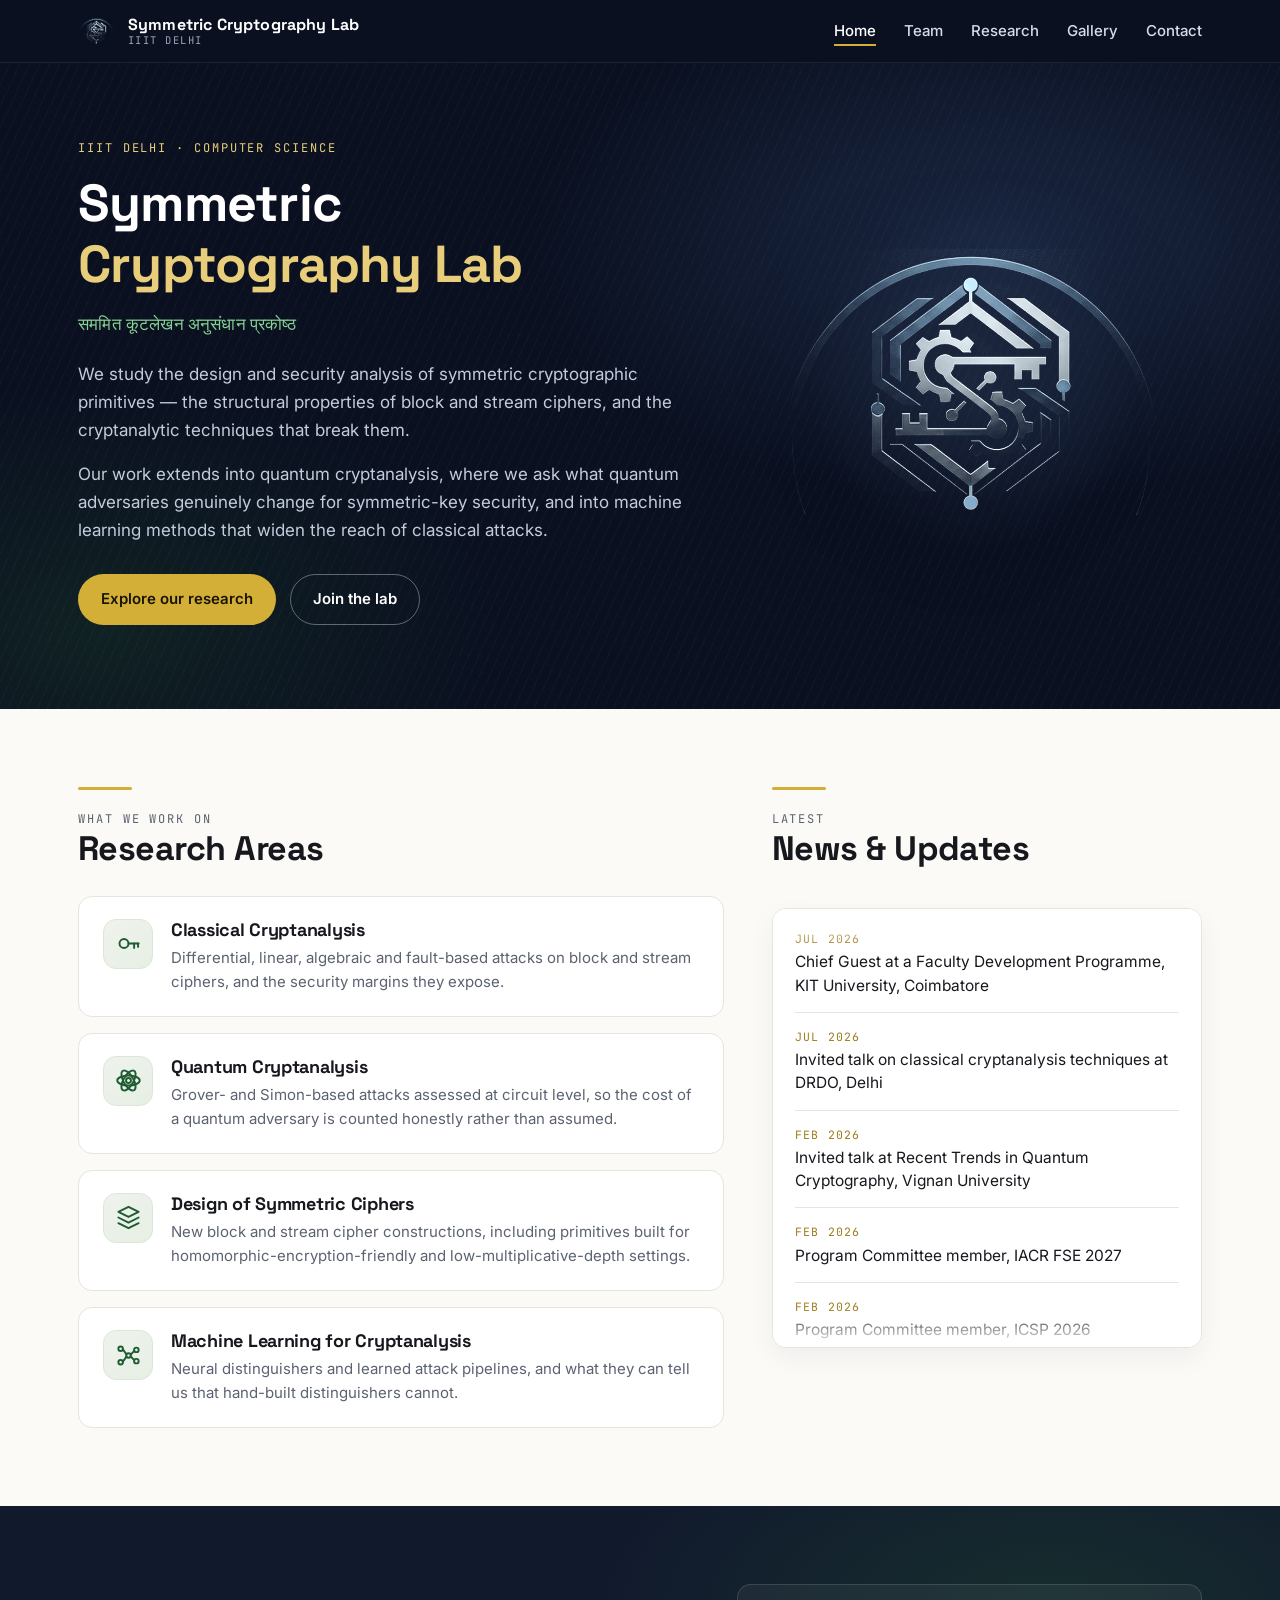
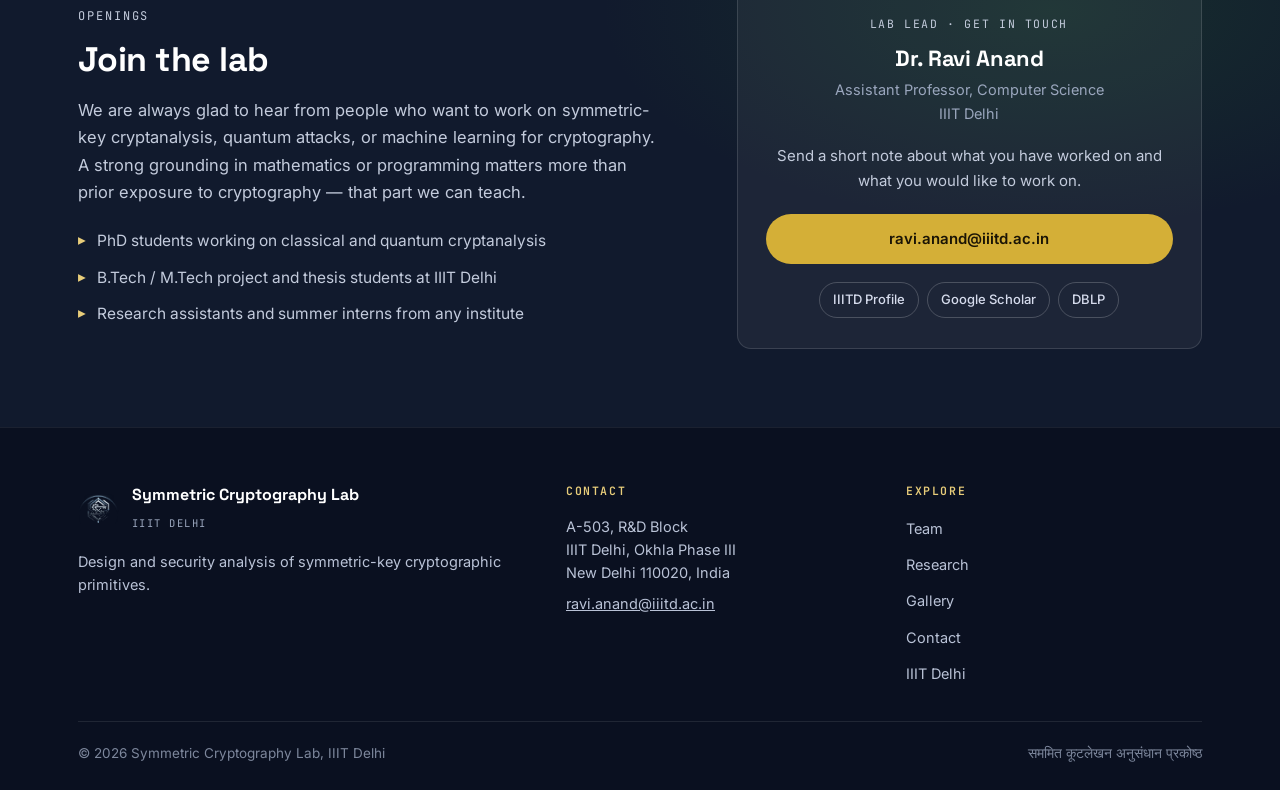
<file: index.html>
<!DOCTYPE html>
<html lang="en">
<head>
  <meta charset="UTF-8">
  <meta name="viewport" content="width=device-width, initial-scale=1.0">

  <title>Symmetric Cryptography Lab — IIIT Delhi</title>
  <meta name="description" content="The Symmetric Cryptography Lab at IIIT Delhi works on the design and security analysis of symmetric-key primitives: classical and quantum cryptanalysis, cipher design, and machine learning for cryptanalysis.">

  <link rel="icon" href="favicon.ico" sizes="any">
  <link rel="icon" href="assets/favicon-64.png" type="image/png">
  <link rel="apple-touch-icon" href="assets/apple-touch-icon.png">

  <link rel="preconnect" href="https://fonts.googleapis.com">
  <link rel="preconnect" href="https://fonts.gstatic.com" crossorigin>
  <link href="https://fonts.googleapis.com/css2?family=Inter:wght@400;500;600;700&family=Space+Grotesk:wght@500;600;700&family=JetBrains+Mono:wght@400;500;600&display=swap" rel="stylesheet">

  <link rel="stylesheet" href="style.css">
</head>

<body>

<!-- ============ HEADER ============ -->
<header class="site-header">
  <nav class="nav">
    <a class="brand" href="index.html">
      <img src="assets/logo-mark.png" alt="">
      <span class="brand-text">
        <span class="brand-name">Symmetric Cryptography Lab</span>
        <span class="brand-sub">IIIT Delhi</span>
      </span>
    </a>

    <input type="checkbox" id="navToggle" class="nav-toggle">
    <label for="navToggle" class="nav-burger" aria-label="Menu"><span></span><span></span><span></span></label>

    <ul class="nav-links">
      <li><a href="index.html" aria-current="page">Home</a></li>
      <li><a href="team.html">Team</a></li>
      <li><a href="research.html">Research</a></li>
      <!-- <li><a href="publications.html">Publications</a></li> -->
      <li><a href="gallery.html">Gallery</a></li>
      <li><a href="contact.html">Contact</a></li>
    </ul>
  </nav>
</header>

<!-- ============ HERO ============ -->
<section class="hero">
  <div class="shell">

    <div class="hero-copy">
      <p class="eyebrow on-dark">IIIT Delhi · Computer Science</p>

      <h1>
        Symmetric
        <span class="accent">Cryptography Lab</span>
      </h1>

      <p class="devanagari">सममित कूटलेखन अनुसंधान प्रकोष्ठ</p>

      <p class="lead">
        We study the design and security analysis of symmetric cryptographic primitives —
        the structural properties of block and stream ciphers, and the cryptanalytic
        techniques that break them.
      </p>

      <p class="lead">
        Our work extends into quantum cryptanalysis, where we ask what quantum adversaries
        genuinely change for symmetric-key security, and into machine learning methods that
        widen the reach of classical attacks.
      </p>

      <div class="hero-actions">
        <a class="btn btn-primary" href="#research">Explore our research</a>
        <a class="btn btn-ghost" href="#join">Join the lab</a>
      </div>
    </div>

    <div class="hero-art">
      <img src="assets/logo-mark.png" alt="Symmetric Cryptography Lab emblem">
    </div>

  </div>
</section>

<!-- ============ RESEARCH + NEWS (one row) ============ -->
<section class="section" id="research">
  <div class="shell duo">

    <!-- LEFT: research areas, single column -->
    <div class="duo-main">

      <div class="section-head compact">
        <div class="rule"></div>
        <p class="eyebrow">What we work on</p>
        <h2>Research Areas</h2>
      </div>

      <div class="stack">

        <article class="card card-row">
          <div class="card-icon">
            <svg viewBox="0 0 24 24" fill="none" stroke="currentColor" stroke-width="1.7" stroke-linecap="round" stroke-linejoin="round">
              <circle cx="8" cy="12" r="4"/><path d="M12 12h9"/><path d="M17 12v4"/><path d="M20.5 12v3"/>
            </svg>
          </div>
          <div>
            <h3>Classical Cryptanalysis</h3>
            <p>Differential, linear, algebraic and fault-based attacks on block and stream ciphers, and the security margins they expose.</p>
          </div>
        </article>

        <article class="card card-row">
          <div class="card-icon">
            <svg viewBox="0 0 24 24" fill="none" stroke="currentColor" stroke-width="1.7" stroke-linecap="round" stroke-linejoin="round">
              <circle cx="12" cy="12" r="2.2"/>
              <ellipse cx="12" cy="12" rx="10" ry="4.4"/>
              <ellipse cx="12" cy="12" rx="10" ry="4.4" transform="rotate(60 12 12)"/>
              <ellipse cx="12" cy="12" rx="10" ry="4.4" transform="rotate(120 12 12)"/>
            </svg>
          </div>
          <div>
            <h3>Quantum Cryptanalysis</h3>
            <p>Grover- and Simon-based attacks assessed at circuit level, so the cost of a quantum adversary is counted honestly rather than assumed.</p>
          </div>
        </article>

        <article class="card card-row">
          <div class="card-icon">
            <svg viewBox="0 0 24 24" fill="none" stroke="currentColor" stroke-width="1.7" stroke-linecap="round" stroke-linejoin="round">
              <path d="M12 2.5 21 7l-9 4.5L3 7z"/><path d="M3 12l9 4.5L21 12"/><path d="M3 17l9 4.5L21 17"/>
            </svg>
          </div>
          <div>
            <h3>Design of Symmetric Ciphers</h3>
            <p>New block and stream cipher constructions, including primitives built for homomorphic-encryption-friendly and low-multiplicative-depth settings.</p>
          </div>
        </article>

        <article class="card card-row">
          <div class="card-icon">
            <svg viewBox="0 0 24 24" fill="none" stroke="currentColor" stroke-width="1.7" stroke-linecap="round" stroke-linejoin="round">
              <circle cx="5" cy="6" r="2"/><circle cx="5" cy="18" r="2"/><circle cx="12" cy="12" r="2"/><circle cx="19" cy="7" r="2"/><circle cx="19" cy="17" r="2"/>
              <path d="M7 6.6 10.2 11M7 17.4 10.2 13M14 11.3 17.1 7.8M14 12.8 17.1 16.2"/>
            </svg>
          </div>
          <div>
            <h3>Machine Learning for Cryptanalysis</h3>
            <p>Neural distinguishers and learned attack pipelines, and what they can tell us that hand-built distinguishers cannot.</p>
          </div>
        </article>

      </div>
    </div>

    <!-- RIGHT: auto-scrolling news -->
    <aside class="duo-side">

      <div class="section-head compact">
        <div class="rule"></div>
        <p class="eyebrow">Latest</p>
        <h2>News &amp; Updates</h2>
      </div>

      <!--
        Loops by itself because the list is taller than the box; hovering pauses it.
        See assets/site.js. Newest first — add new items at the top.
      -->
      <div class="news-viewport" data-autoscroll>
        <div class="scroll-track" data-autoscroll-track>
          <ul class="news-list">
            <li>
              <span class="news-date">Jul 2026</span>
              <span>Chief Guest at a Faculty Development Programme, KIT University, Coimbatore</span>
            </li>
            <li>
              <span class="news-date">Jul 2026</span>
              <span>Invited talk on classical cryptanalysis techniques at DRDO, Delhi</span>
            </li>
            <li>
              <span class="news-date">Feb 2026</span>
              <span>Invited talk at Recent Trends in Quantum Cryptography, Vignan University</span>
            </li>
            <li>
              <span class="news-date">Feb 2026</span>
              <span>Program Committee member, IACR FSE 2027</span>
            </li>
            <li>
              <span class="news-date">Feb 2026</span>
              <span>Program Committee member, ICSP 2026</span>
            </li>
            <li>
              <span class="news-date">Jan 2026</span>
              <span>Anshika Arora and Muthukkumar R joined the lab as PhD scholars</span>
            </li>
            <li>
              <span class="news-date">Dec 2025</span>
              <span>Invited talk at CipherStorm 2025, IIIT Bhubaneswar</span>
            </li>
            <li>
              <span class="news-date">Dec 2025</span>
              <span>Session Chair at INDOCRYPT 2025, IIIT Bhubaneswar</span>
            </li>
            <li>
              <span class="news-date">Aug 2025</span>
              <span>Sarbani Sen joined the lab as a PhD scholar</span>
            </li>
          </ul>
        </div>
      </div>

    </aside>

  </div>
</section>

<!-- ============ JOIN + LAB LEAD ============ -->
<section class="section dark" id="join">
  <div class="shell join">

    <div>
      <p class="eyebrow on-dark">Openings</p>
      <h2>Join the lab</h2>
      <p>
        We are always glad to hear from people who want to work on symmetric-key
        cryptanalysis, quantum attacks, or machine learning for cryptography. A strong
        grounding in mathematics or programming matters more than prior exposure to
        cryptography — that part we can teach.
      </p>

      <ul class="join-points">
        <li>PhD students working on classical and quantum cryptanalysis</li>
        <li>B.Tech / M.Tech project and thesis students at IIIT Delhi</li>
        <li>Research assistants and summer interns from any institute</li>
      </ul>
    </div>

    <aside class="lead-card">
      <p class="role">Lab Lead · Get in touch</p>
      <h3>Dr. Ravi Anand</h3>
      <p class="affil">Assistant Professor, Computer Science<br>IIIT Delhi</p>

      <p class="blurb">
        Send a short note about what you have worked on and what you would like
        to work on.
      </p>

      <a class="btn btn-primary btn-block" href="mailto:ravi.anand@iiitd.ac.in">ravi.anand@iiitd.ac.in</a>

      <div class="link-row">
        <a class="chip on-dark" href="https://iiitd.ac.in/ravianand" target="_blank" rel="noopener">IIITD Profile</a>
        <a class="chip on-dark" href="https://scholar.google.com/citations?user=ZB6aUc0AAAAJ&amp;hl=en" target="_blank" rel="noopener">Google Scholar</a>
        <a class="chip on-dark" href="https://dblp.org/pid/203/4259.html" target="_blank" rel="noopener">DBLP</a>
      </div>
    </aside>

  </div>
</section>

<!-- ============ FOOTER ============ -->
<footer class="site-footer">
  <div class="shell">

    <div class="footer-grid">

      <div>
        <div class="footer-brand">
          <img src="assets/logo-mark.png" alt="">
          <span>
            <strong>Symmetric Cryptography Lab</strong>
            <span class="brand-sub">IIIT Delhi</span>
          </span>
        </div>
        <p>Design and security analysis of symmetric-key cryptographic primitives.</p>
      </div>

      <div>
        <h4>Contact</h4>
        <p>A-503, R&amp;D Block<br>IIIT Delhi, Okhla Phase III<br>New Delhi 110020, India</p>
        <p><a href="mailto:ravi.anand@iiitd.ac.in" style="color:#b9c2d6">ravi.anand@iiitd.ac.in</a></p>
      </div>

      <div>
        <h4>Explore</h4>
        <ul class="footer-links">
          <li><a href="team.html">Team</a></li>
          <li><a href="research.html">Research</a></li>
          <li><a href="gallery.html">Gallery</a></li>
          <li><a href="contact.html">Contact</a></li>
          <li><a href="https://iiitd.ac.in" target="_blank" rel="noopener">IIIT Delhi</a></li>
        </ul>
      </div>

    </div>

    <div class="footer-bottom">
      <span>© 2026 Symmetric Cryptography Lab, IIIT Delhi</span>
      <span>सममित कूटलेखन अनुसंधान प्रकोष्ठ</span>
    </div>

  </div>
</footer>

<script src="assets/site.js" defer></script>

</body>
</html>
</file>
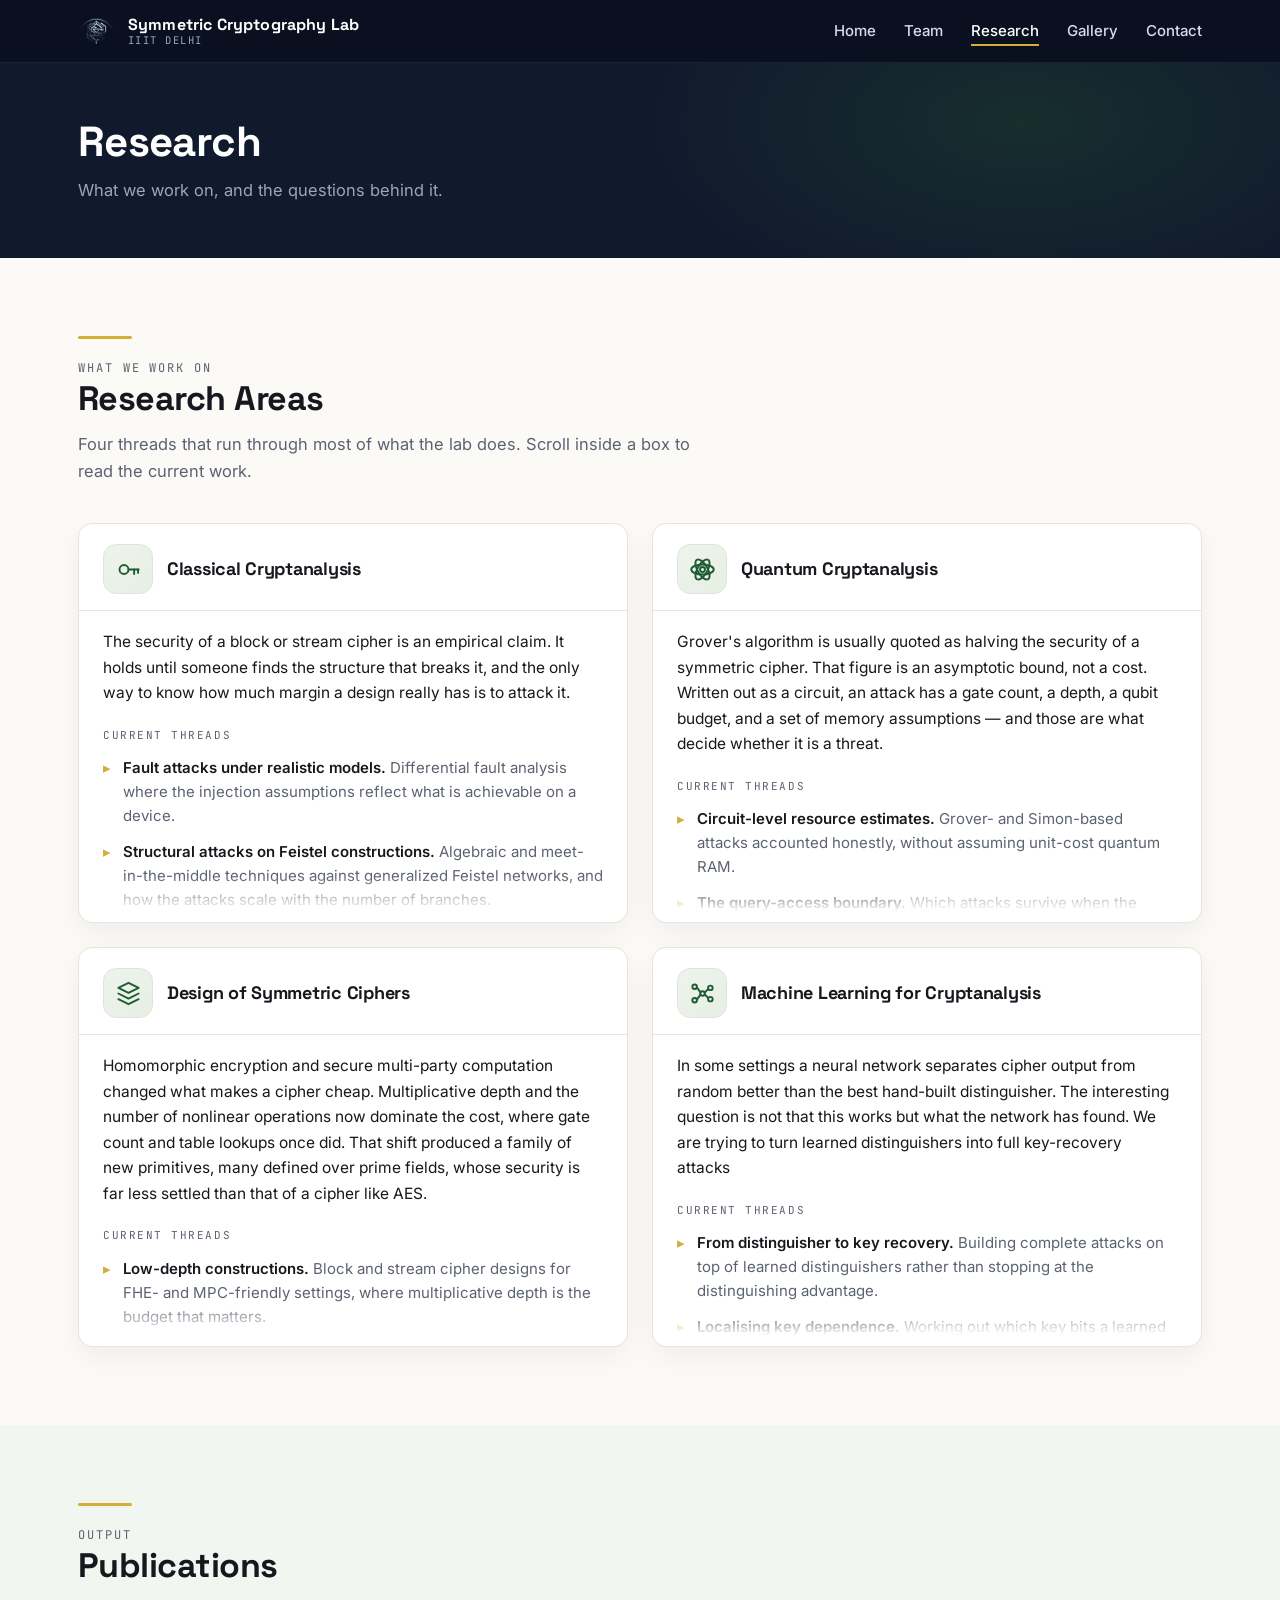
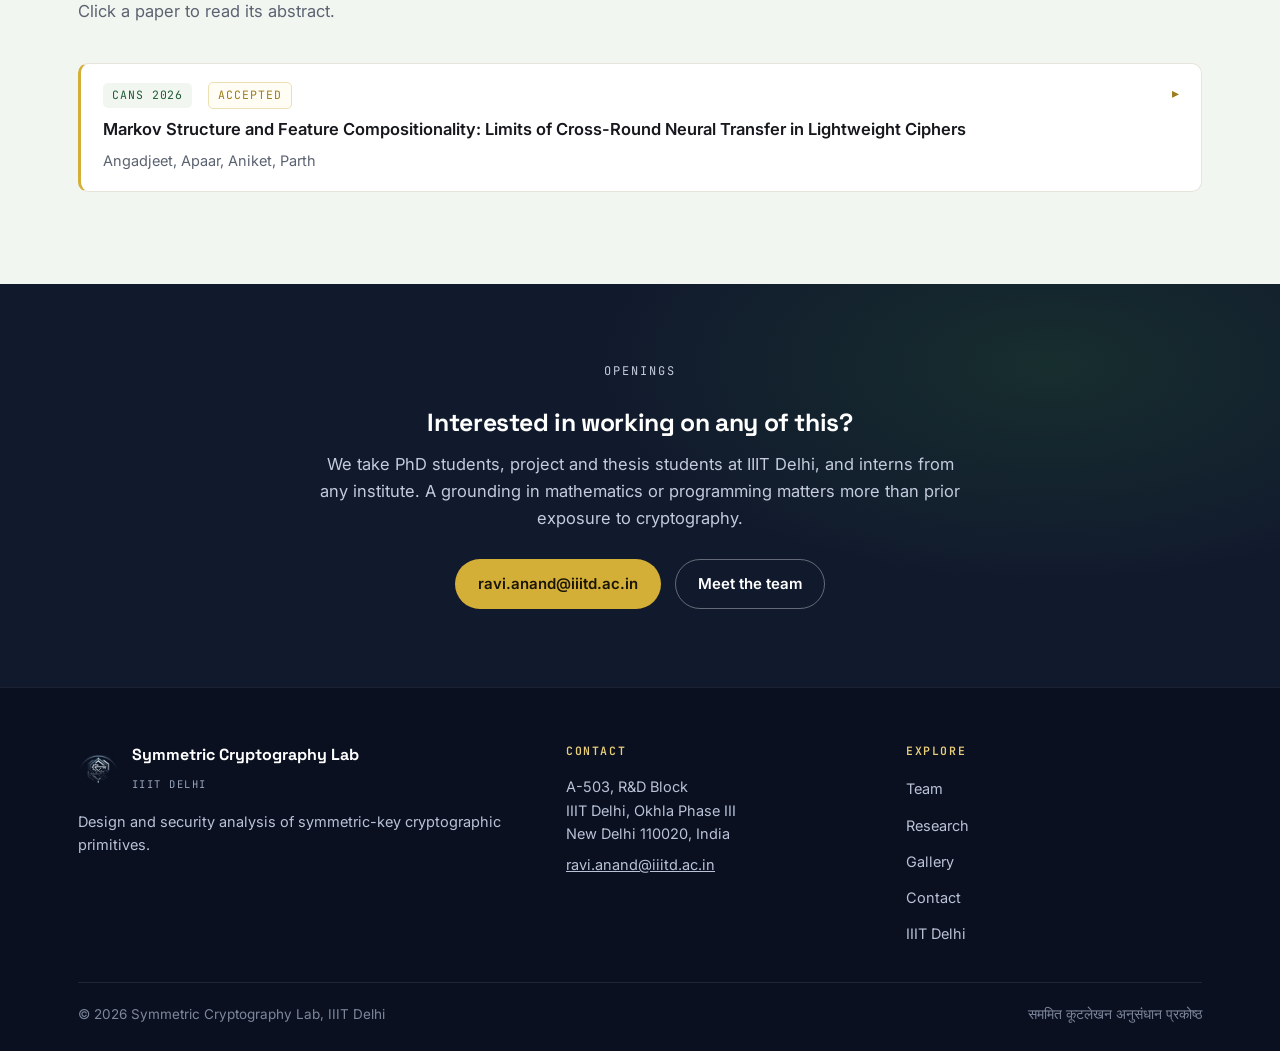
<file: research.html>
<!DOCTYPE html>
<html lang="en">
<head>
  <meta charset="UTF-8">
  <meta name="viewport" content="width=device-width, initial-scale=1.0">

  <title>Research — Symmetric Cryptography Lab, IIIT Delhi</title>
  <meta name="description" content="Research at the Symmetric Cryptography Lab, IIIT Delhi: classical cryptanalysis, quantum cryptanalysis at circuit level, design of FHE- and MPC-friendly symmetric ciphers, and machine learning for cryptanalysis.">

  <link rel="icon" href="favicon.ico" sizes="any">
  <link rel="icon" href="assets/favicon-64.png" type="image/png">
  <link rel="apple-touch-icon" href="assets/apple-touch-icon.png">

  <link rel="preconnect" href="https://fonts.googleapis.com">
  <link rel="preconnect" href="https://fonts.gstatic.com" crossorigin>
  <link href="https://fonts.googleapis.com/css2?family=Inter:wght@400;500;600;700&family=Space+Grotesk:wght@500;600;700&family=JetBrains+Mono:wght@400;500;600&display=swap" rel="stylesheet">

  <link rel="stylesheet" href="style.css">
</head>

<body>

<!-- ============ HEADER ============ -->
<header class="site-header">
  <nav class="nav">
    <a class="brand" href="index.html">
      <img src="assets/logo-mark.png" alt="">
      <span class="brand-text">
        <span class="brand-name">Symmetric Cryptography Lab</span>
        <span class="brand-sub">IIIT Delhi</span>
      </span>
    </a>

    <input type="checkbox" id="navToggle" class="nav-toggle">
    <label for="navToggle" class="nav-burger" aria-label="Menu"><span></span><span></span><span></span></label>

    <ul class="nav-links">
      <li><a href="index.html">Home</a></li>
      <li><a href="team.html">Team</a></li>
      <li><a href="research.html" aria-current="page">Research</a></li>
      <!-- <li><a href="publications.html">Publications</a></li> -->
      <li><a href="gallery.html">Gallery</a></li>
      <li><a href="contact.html">Contact</a></li>
    </ul>
  </nav>
</header>

<!-- ============ PAGE TITLE ============ -->
<section class="page-title">
  <div class="shell">
    <h1>Research</h1>
    <p>What we work on, and the questions behind it.</p>
  </div>
</section>

<!-- ============ AREAS ============ -->
<!--
  Four fixed-height boxes. The heading stays put and the body scrolls,
  so adding threads never lengthens the page.
  To add an area, copy one <article class="area-box"> block.
-->
<section class="section">
  <div class="shell">

    <div class="section-head">
      <div class="rule"></div>
      <p class="eyebrow">What we work on</p>
      <h2>Research Areas</h2>
      <p>Four threads that run through most of what the lab does. Scroll inside a box to read the current work.</p>
    </div>

    <div class="area-grid">

      <!-- 1 -->
      <article class="area-box">
        <div class="area-box-head">
          <div class="card-icon">
            <svg viewBox="0 0 24 24" fill="none" stroke="currentColor" stroke-width="1.7" stroke-linecap="round" stroke-linejoin="round">
              <circle cx="8" cy="12" r="4"/><path d="M12 12h9"/><path d="M17 12v4"/><path d="M20.5 12v3"/>
            </svg>
          </div>
          <h3>Classical Cryptanalysis</h3>
        </div>

        <div class="area-scroll">
          <p class="framing">
            The security of a block or stream cipher is an empirical claim. It holds until
            someone finds the structure that breaks it, and the only way to know how much
            margin a design really has is to attack it.
          </p>
          <!-- <p class="framing">
            We are interested in complete attacks rather than distinguishers that stop short
            of key recovery, and in attack models that match what an adversary can actually do.
          </p> -->

          <p class="threads-label">Current threads</p>
          <ul class="threads">
            <!-- <li><strong>Automated trail search.</strong> Finding differential and linear characteristics with solver-based methods rather than by hand, so the search covers cases intuition would skip.</li> -->
            <li><strong>Fault attacks under realistic models.</strong> Differential fault analysis where the injection assumptions reflect what is achievable on a device.</li>
            <li><strong>Structural attacks on Feistel constructions.</strong> Algebraic and meet-in-the-middle techniques against generalized Feistel networks, and how the attacks scale with the number of branches.</li>
            <li><strong>The real cost of brute force.</strong> Benchmarking exhaustive key search on GPUs across a range of symmetric ciphers, to put a measured number under the phrase "computationally infeasible".</li>
          </ul>
        </div>
      </article>

      <!-- 2 -->
      <article class="area-box">
        <div class="area-box-head">
          <div class="card-icon">
            <svg viewBox="0 0 24 24" fill="none" stroke="currentColor" stroke-width="1.7" stroke-linecap="round" stroke-linejoin="round">
              <circle cx="12" cy="12" r="2.2"/>
              <ellipse cx="12" cy="12" rx="10" ry="4.4"/>
              <ellipse cx="12" cy="12" rx="10" ry="4.4" transform="rotate(60 12 12)"/>
              <ellipse cx="12" cy="12" rx="10" ry="4.4" transform="rotate(120 12 12)"/>
            </svg>
          </div>
          <h3>Quantum Cryptanalysis</h3>
        </div>

        <div class="area-scroll">
          <p class="framing">
            Grover's algorithm is usually quoted as halving the security of a symmetric cipher.
            That figure is an asymptotic bound, not a cost. Written out as a circuit, an attack
            has a gate count, a depth, a qubit budget, and a set of memory assumptions — and
            those are what decide whether it is a threat.
          </p>
          <!-- <p class="framing">
            Our position is that quantum attacks should be costed at circuit level, without
            granting the adversary free quantum memory access.
          </p> -->

          <p class="threads-label">Current threads</p>
          <ul class="threads">
            <li><strong>Circuit-level resource estimates.</strong> Grover- and Simon-based attacks accounted honestly, without assuming unit-cost quantum RAM.</li>
            <li><strong>The query-access boundary.</strong> Which attacks survive when the adversary has only classical access to the primitive, rather than superposition queries.</li>
            <li><strong>Quantum time–memory–data tradeoffs.</strong> What the classical tradeoff curves for stream ciphers become once the search step is quantum.</li>
            <li><strong>Quantumization of classical cryptanalysis.</strong> Lifting classical cryptanalysis techniques into the quantum setting, and finding where the speedup genuinely applies.</li>
          </ul>
        </div>
      </article>

      <!-- 3 -->
      <article class="area-box">
        <div class="area-box-head">
          <div class="card-icon">
            <svg viewBox="0 0 24 24" fill="none" stroke="currentColor" stroke-width="1.7" stroke-linecap="round" stroke-linejoin="round">
              <path d="M12 2.5 21 7l-9 4.5L3 7z"/><path d="M3 12l9 4.5L21 12"/><path d="M3 17l9 4.5L21 17"/>
            </svg>
          </div>
          <h3>Design of Symmetric Ciphers</h3>
        </div>

        <div class="area-scroll">
          <p class="framing">
            Homomorphic encryption and secure multi-party computation changed what makes a
            cipher cheap. Multiplicative depth and the number of nonlinear operations now
            dominate the cost, where gate count and table lookups once did. That shift 
            produced a family of new primitives, many defined over prime fields,
            whose security is far less settled than that of a cipher like AES.
          </p>
          <!-- <p class="framing">
             Both halves of
            that — building them and breaking them — are open.
          </p> -->

          <p class="threads-label">Current threads</p>
          <ul class="threads">
            <li><strong>Low-depth constructions.</strong> Block and stream cipher designs for FHE- and MPC-friendly settings, where multiplicative depth is the budget that matters.</li>
            <li><strong>Arithmetization-oriented primitives.</strong> Security analysis of ciphers defined over prime fields, where the usual binary-field intuitions do not transfer.</li>
            <li><strong>Mapping the fault surface.</strong> Systematising how fault attacks behave against this family, which responds quite differently from conventional designs.</li>
          </ul>
        </div>
      </article>

      <!-- 4 -->
      <article class="area-box">
        <div class="area-box-head">
          <div class="card-icon">
            <svg viewBox="0 0 24 24" fill="none" stroke="currentColor" stroke-width="1.7" stroke-linecap="round" stroke-linejoin="round">
              <circle cx="5" cy="6" r="2"/><circle cx="5" cy="18" r="2"/><circle cx="12" cy="12" r="2"/><circle cx="19" cy="7" r="2"/><circle cx="19" cy="17" r="2"/>
              <path d="M7 6.6 10.2 11M7 17.4 10.2 13M14 11.3 17.1 7.8M14 12.8 17.1 16.2"/>
            </svg>
          </div>
          <h3>Machine Learning for Cryptanalysis</h3>
        </div>

        <div class="area-scroll">
          <p class="framing">
            In some settings a neural network separates cipher output from random better than
            the best hand-built distinguisher. The interesting question is not that this works
            but what the network has found. We are trying to turn learned distinguishers into 
            full key-recovery attacks
          </p>
          <!-- <p class="framing">
            We care about turning learned distinguishers into full key-recovery attacks, and
            about reading back the structure they rely on in terms a cryptanalyst can state.
          </p> -->

          <p class="threads-label">Current threads</p>
          <ul class="threads">
            <li><strong>From distinguisher to key recovery.</strong> Building complete attacks on top of learned distinguishers rather than stopping at the distinguishing advantage.</li>
            <li><strong>Localising key dependence.</strong> Working out which key bits a learned distinguisher is actually sensitive to, and using that to narrow the search.</li>
            <li><strong>Do learned features compose?</strong> Testing whether representations learned at one round transfer to another, and when the Markovian composition assumed by classical differential analysis breaks down.</li>
            <li><strong>Learning-guided fault analysis.</strong> Searching for effective fault strategies automatically instead of designing each one by hand.</li>
            <li><strong>Interpretability.</strong> Extracting a classical explanation from a trained model, so a result is understood and not just observed.</li>
          </ul>
        </div>
      </article>

    </div>
  </div>
</section>

<!-- ============ PUBLICATIONS ============ -->
<!--
  Each paper is a <details> element — click the row to expand the abstract.
  No JavaScript involved; it works with the keyboard and without JS.

  To add a paper, copy one block:

    <details class="pub-item">
      <summary>
        <div>
          <div class="pub-badges">
            <span class="venue">VENUE YEAR</span>
            <span class="status">Accepted</span>      (the status badge is optional)
          </div>
          <span class="pub-title">Title</span>
          <span class="pub-authors">Author One, Author Two</span>
        </div>
        <span class="pub-chevron" aria-hidden="true">▸</span>
      </summary>
      <div class="pub-abstract">
        <h4>Abstract</h4>
        <p>...</p>
      </div>
    </details>
-->
<section class="section tinted">
  <div class="shell">

    <div class="section-head">
      <div class="rule"></div>
      <p class="eyebrow">Output</p>
      <h2>Publications</h2>
      <p>Click a paper to read its abstract.</p>
    </div>

    <details class="pub-item">
      <summary>
        <div>
          <div class="pub-badges">
            <span class="venue">CANS 2026</span>
            <span class="status">Accepted</span>
          </div>
          <span class="pub-title">Markov Structure and Feature Compositionality: Limits of Cross-Round Neural Transfer in Lightweight Ciphers</span>
          <span class="pub-authors">Angadjeet, Apaar, Aniket, Parth</span>
        </div>
        <span class="pub-chevron" aria-hidden="true">▸</span>
      </summary>

      <div class="pub-abstract">
        <h4>Abstract</h4>
        <p>
          Neural distinguishers have surpassed classical methods on round-reduced block
          ciphers, yet whether their learned representations obey the Markovian composition
          assumed by classical differential analysis remains unknown, with direct implications
          for the scalability of neural key-recovery attacks and the reliable evaluation of
          cipher security margins. We hypothesize that the answer is architecture-dependent:
          ciphers whose round functions preserve monotone differential bias signs across rounds
          support positive cross-round transfer, while those that violate this condition induce
          systematic failure. To test this, we conduct controlled cross-round transfer
          experiments on three cipher families, Speck32/64 (ARX), Simon32/64 (Feistel), and
          Present (SPN), spanning seven architectures, and prove a Markov-Transfer theorem
          showing that positive transfer is guaranteed under independent round keys when a
          distinguisher uses only DDT features and per-bit biases preserve sign across rounds.
          Across these architectures, SPN ciphers satisfy the theorem's conditions and exhibit
          near-perfect positive transfer, while Feistel and ARX ciphers systematically violate
          the monotone bias condition. We trace Simon32/64's violation to the AND gate's
          data-dependent differential propagation, which causes bias-sign oscillation across
          rounds and produces a phenomenon we term anti-transfer, wherein models trained at
          higher rounds perform significantly below chance on lower-round data. Conditional
          mutual information estimation and VAE-based Markov tests confirm that the cipher
          itself is memoryless, establishing that non-monotonic behavior arises from the neural
          representation interacting with the round function structure rather than from any
          violation of the cipher's Markov properties. These findings have implications for
          neural key-recovery strategies and for lightweight cipher design.
        </p>
      </div>
    </details>

  </div>
</section>

<!-- ============ CLOSING CTA ============ -->
<section class="section dark">
  <div class="shell">
    <div class="cta-band">
      <p class="eyebrow on-dark">Openings</p>
      <h2>Interested in working on any of this?</h2>
      <p>
        We take PhD students, project and thesis students at IIIT Delhi, and interns
        from any institute. A grounding in mathematics or programming matters more
        than prior exposure to cryptography.
      </p>
      <div class="cta-actions">
        <a class="btn btn-primary" href="mailto:ravi.anand@iiitd.ac.in">ravi.anand@iiitd.ac.in</a>
        <a class="btn btn-ghost" href="team.html">Meet the team</a>
      </div>
    </div>
  </div>
</section>

<!-- ============ FOOTER ============ -->
<footer class="site-footer">
  <div class="shell">

    <div class="footer-grid">

      <div>
        <div class="footer-brand">
          <img src="assets/logo-mark.png" alt="">
          <span>
            <strong>Symmetric Cryptography Lab</strong>
            <span class="brand-sub">IIIT Delhi</span>
          </span>
        </div>
        <p>Design and security analysis of symmetric-key cryptographic primitives.</p>
      </div>

      <div>
        <h4>Contact</h4>
        <p>A-503, R&amp;D Block<br>IIIT Delhi, Okhla Phase III<br>New Delhi 110020, India</p>
        <p><a href="mailto:ravi.anand@iiitd.ac.in" style="color:#b9c2d6">ravi.anand@iiitd.ac.in</a></p>
      </div>

      <div>
        <h4>Explore</h4>
        <ul class="footer-links">
          <li><a href="team.html">Team</a></li>
          <li><a href="research.html">Research</a></li>
          <li><a href="gallery.html">Gallery</a></li>
          <li><a href="contact.html">Contact</a></li>
          <li><a href="https://iiitd.ac.in" target="_blank" rel="noopener">IIIT Delhi</a></li>
        </ul>
      </div>

    </div>

    <div class="footer-bottom">
      <span>© 2026 Symmetric Cryptography Lab, IIIT Delhi</span>
      <span>सममित कूटलेखन अनुसंधान प्रकोष्ठ</span>
    </div>

  </div>
</footer>

<script src="assets/site.js" defer></script>

</body>
</html>
</file>
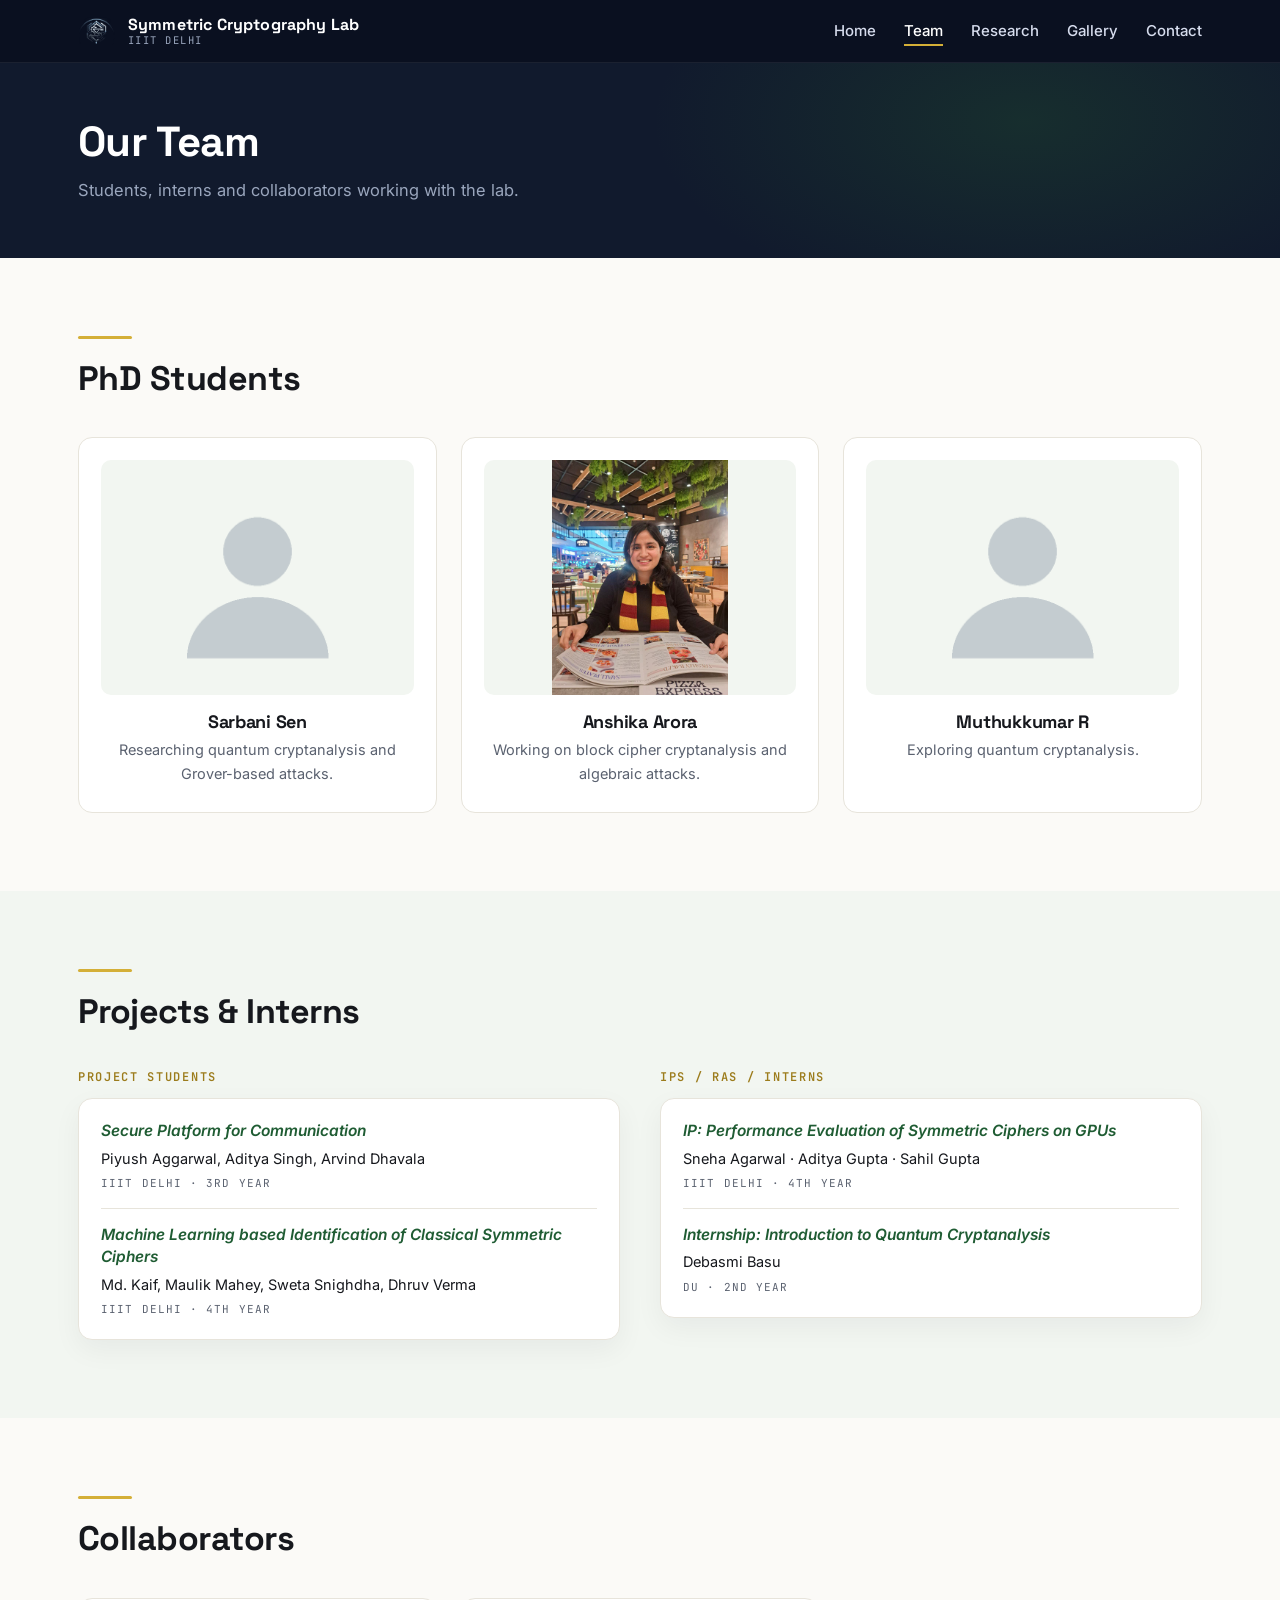
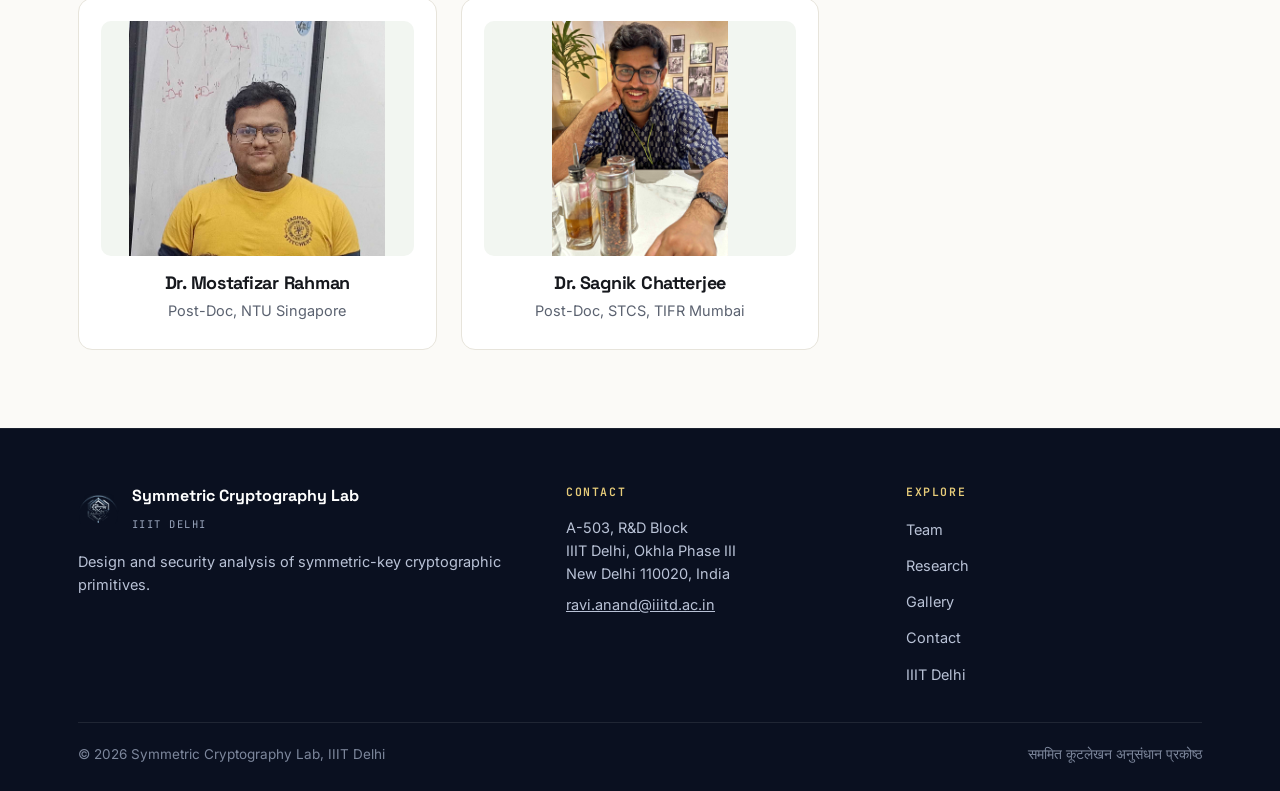
<file: team.html>
<!DOCTYPE html>
<html lang="en">
<head>
  <meta charset="UTF-8">
  <meta name="viewport" content="width=device-width, initial-scale=1.0">

  <title>Team — Symmetric Cryptography Lab, IIIT Delhi</title>
  <meta name="description" content="PhD students, project students, interns and collaborators of the Symmetric Cryptography Lab at IIIT Delhi.">

  <link rel="icon" href="favicon.ico" sizes="any">
  <link rel="icon" href="assets/favicon-64.png" type="image/png">
  <link rel="apple-touch-icon" href="assets/apple-touch-icon.png">

  <link rel="preconnect" href="https://fonts.googleapis.com">
  <link rel="preconnect" href="https://fonts.gstatic.com" crossorigin>
  <link href="https://fonts.googleapis.com/css2?family=Inter:wght@400;500;600;700&family=Space+Grotesk:wght@500;600;700&family=JetBrains+Mono:wght@400;500;600&display=swap" rel="stylesheet">

  <link rel="stylesheet" href="style.css">
</head>

<body>

<!-- ============ HEADER ============ -->
<header class="site-header">
  <nav class="nav">
    <a class="brand" href="index.html">
      <img src="assets/logo-mark.png" alt="">
      <span class="brand-text">
        <span class="brand-name">Symmetric Cryptography Lab</span>
        <span class="brand-sub">IIIT Delhi</span>
      </span>
    </a>

    <input type="checkbox" id="navToggle" class="nav-toggle">
    <label for="navToggle" class="nav-burger" aria-label="Menu"><span></span><span></span><span></span></label>

    <ul class="nav-links">
      <li><a href="index.html">Home</a></li>
      <li><a href="team.html" aria-current="page">Team</a></li>
      <li><a href="research.html">Research</a></li>
      <!-- <li><a href="publications.html">Publications</a></li> -->
      <li><a href="gallery.html">Gallery</a></li>
      <li><a href="contact.html">Contact</a></li>
    </ul>
  </nav>
</header>

<!-- ============ PAGE TITLE ============ -->
<section class="page-title">
  <div class="shell">
    <h1>Our Team</h1>
    <p>Students, interns and collaborators working with the lab.</p>
  </div>
</section>

<!-- ============ PhD STUDENTS ============ -->
<section class="section">
  <div class="shell">
    <div class="section-head">
      <div class="rule"></div>
      <h2>PhD Students</h2>
    </div>

    <div class="grid-3">

      <div class="profile-card">
        <div class="img-container">
          <img src="assets/avatar-placeholder.png" alt="Sarbani Sen">
        </div>
        <h3>Sarbani Sen</h3>
        <p>Researching quantum cryptanalysis and Grover-based attacks.</p>
      </div>

      <div class="profile-card">
        <div class="img-container">
          <img src="anshika.jpeg" alt="Anshika Arora">
        </div>
        <h3>Anshika Arora</h3>
        <p>Working on block cipher cryptanalysis and algebraic attacks.</p>
      </div>

      <div class="profile-card">
        <div class="img-container">
          <img src="assets/avatar-placeholder.png" alt="Muthukkumar R">
        </div>
        <h3>Muthukkumar R</h3>
        <p>Exploring quantum cryptanalysis.</p>
      </div>

    </div>
  </div>
</section>

<!-- ============ PROJECTS + INTERNS (one row, scrollable lists) ============ -->
<!--
  Each column is a .panel: it scrolls inside its own box once the list grows
  past ~430px, so adding years of entries never lengthens the page.

  To add an entry, copy one <li> block. To group by year as the list grows,
  drop in a divider:   <li class="year">2026</li>

  To make a column loop by itself instead of scrolling by hand, add
  data-autoscroll to the .panel div — the markup is already set up for it.
-->
<section class="section tinted">
  <div class="shell">
    <div class="section-head">
      <div class="rule"></div>
      <h2>Projects &amp; Interns</h2>
    </div>

    <div class="pair">

      <!-- LEFT: project students -->
      <div class="pair-col">
        <h3 class="col-title">Project Students</h3>

        <div class="panel">
          <div class="scroll-track" data-autoscroll-track>
            <ul class="entry-list">

              <li>
                <span class="entry-title">Secure Platform for Communication</span>
                <span class="entry-people">Piyush Aggarwal, Aditya Singh, Arvind Dhavala</span>
                <span class="entry-meta">IIIT Delhi · 3rd Year</span>
              </li>

              <li>
                <span class="entry-title">Machine Learning based Identification of Classical Symmetric Ciphers</span>
                <span class="entry-people">Md. Kaif, Maulik Mahey, Sweta Snighdha, Dhruv Verma</span>
                <span class="entry-meta">IIIT Delhi · 4th Year</span>
              </li>

            </ul>
          </div>
        </div>
      </div>

      <!-- RIGHT: IPs, RAs and interns -->
      <div class="pair-col">
        <h3 class="col-title">IPs / RAs / Interns</h3>

        <div class="panel">
          <div class="scroll-track" data-autoscroll-track>
            <ul class="entry-list">

              <li>
                <span class="entry-title">IP: Performance Evaluation of Symmetric Ciphers on GPUs</span>
                <span class="entry-people">Sneha Agarwal · Aditya Gupta · Sahil Gupta</span>
                <span class="entry-meta">IIIT Delhi · 4th Year</span>
              </li>

              <li>
                <span class="entry-title">Internship: Introduction to Quantum Cryptanalysis</span>
                <span class="entry-people">Debasmi Basu</span>
                <span class="entry-meta">DU · 2nd Year</span>
              </li>

            </ul>
          </div>
        </div>
      </div>

    </div>
  </div>
</section>

<!-- ============ COLLABORATORS ============ -->
<section class="section">
  <div class="shell">
    <div class="section-head">
      <div class="rule"></div>
      <h2>Collaborators</h2>
    </div>

    <div class="grid-3">

      <div class="profile-card">
        <div class="img-container">
          <img src="mustaf.jpg" alt="Dr. Mostafizar Rahman">
          <div class="overlay">
            <a href="https://sites.google.com/view/rahmanmustaf/home?authuser=1" target="_blank" rel="noopener" title="Homepage">🔗</a>
            <a href="https://scholar.google.com/citations?user=aGkO9kYAAAAJ&amp;hl=en" target="_blank" rel="noopener" title="Google Scholar">📄</a>
          </div>
        </div>
        <h3>Dr. Mostafizar Rahman</h3>
        <p>Post-Doc, NTU Singapore</p>
      </div>

      <div class="profile-card">
        <div class="img-container">
          <img src="sagnik.jpg" alt="Dr. Sagnik Chatterjee">
          <div class="overlay">
            <a href="https://chatsagnik.github.io/" target="_blank" rel="noopener" title="Homepage">🔗</a>
            <a href="https://scholar.google.com/citations?user=TVzLYlAAAAAJ&amp;hl=en" target="_blank" rel="noopener" title="Google Scholar">📄</a>
          </div>
        </div>
        <h3>Dr. Sagnik Chatterjee</h3>
        <p>Post-Doc, STCS, TIFR Mumbai</p>
      </div>

    </div>
  </div>
</section>

<!-- ============ FOOTER ============ -->
<footer class="site-footer">
  <div class="shell">

    <div class="footer-grid">

      <div>
        <div class="footer-brand">
          <img src="assets/logo-mark.png" alt="">
          <span>
            <strong>Symmetric Cryptography Lab</strong>
            <span class="brand-sub">IIIT Delhi</span>
          </span>
        </div>
        <p>Design and security analysis of symmetric-key cryptographic primitives.</p>
      </div>

      <div>
        <h4>Contact</h4>
        <p>A-503, R&amp;D Block<br>IIIT Delhi, Okhla Phase III<br>New Delhi 110020, India</p>
        <p><a href="mailto:ravi.anand@iiitd.ac.in" style="color:#b9c2d6">ravi.anand@iiitd.ac.in</a></p>
      </div>

      <div>
        <h4>Explore</h4>
        <ul class="footer-links">
          <li><a href="team.html">Team</a></li>
          <li><a href="research.html">Research</a></li>
          <li><a href="gallery.html">Gallery</a></li>
          <li><a href="contact.html">Contact</a></li>
          <li><a href="https://iiitd.ac.in" target="_blank" rel="noopener">IIIT Delhi</a></li>
        </ul>
      </div>

    </div>

    <div class="footer-bottom">
      <span>© 2026 Symmetric Cryptography Lab, IIIT Delhi</span>
      <span>सममित कूटलेखन अनुसंधान प्रकोष्ठ</span>
    </div>

  </div>
</footer>

<script src="assets/site.js" defer></script>

</body>
</html>
</file>
<file: style.css>
/* ============================================================
   Symmetric Cryptography Lab — IIIT Delhi
   ============================================================ */

/* ---------- TOKENS ---------- */
:root {
  --ink:      #0a1020;   /* deep navy-black, matches the logo plate */
  --ink-2:    #111a2d;
  --ink-3:    #1b2742;
  --paper:    #fbfaf7;
  --paper-2:  #f2f6f1;

  --green:    #2e7d32;
  --green-d:  #1f5c33;
  --green-l:  #86d194;   /* on dark */

  --gold:     #d4af37;
  --gold-d:   #9c7c1c;
  --gold-l:   #e8cd7a;   /* on dark */

  --text:     #16181d;
  --muted:    #5b6270;
  --muted-d:  #9aa6bd;   /* on dark */
  --line:     #e7e4db;

  --shell:    1180px;
  --radius:   14px;
  --sans:     "Inter", "Segoe UI", system-ui, -apple-system, Arial, sans-serif;
  --display:  "Space Grotesk", "Inter", "Segoe UI", system-ui, sans-serif;
  --mono:     "JetBrains Mono", ui-monospace, SFMono-Regular, Menlo, monospace;
}

/* ---------- BASE ---------- */
* { box-sizing: border-box; }

html { scroll-behavior: smooth; }

body {
  margin: 0;
  font-family: var(--sans);
  font-size: 16.5px;
  line-height: 1.65;
  background: var(--paper);
  color: var(--text);
  -webkit-font-smoothing: antialiased;
}

img { max-width: 100%; display: block; }

a { color: var(--green-d); }

.shell {
  max-width: var(--shell);
  margin: 0 auto;
  padding: 0 28px;
  width: 100%;
}

.eyebrow {
  font-family: var(--mono);
  font-size: 12px;
  letter-spacing: .16em;
  text-transform: uppercase;
  color: var(--gold-d);
  margin: 0 0 14px;
}

.eyebrow.on-dark { color: var(--gold-l); }

h1, h2, h3 {
  font-family: var(--display);
  line-height: 1.18;
  letter-spacing: -0.015em;
  margin: 0;
}

.section-head { max-width: 640px; margin-bottom: 38px; }

.section-head h2 {
  font-size: clamp(26px, 3.2vw, 34px);
  color: var(--text);
  margin-bottom: 12px;
}

.section-head p { color: var(--muted); margin: 0; }

.rule {
  width: 54px;
  height: 3px;
  background: var(--gold);
  border-radius: 2px;
  margin-bottom: 20px;
}

/* ---------- HEADER / NAV ---------- */
.site-header {
  background: var(--ink);
  position: sticky;
  top: 0;
  z-index: 60;
  border-bottom: 1px solid rgba(255,255,255,.07);
}

.nav {
  max-width: var(--shell);
  margin: 0 auto;
  padding: 12px 28px;
  display: flex;
  align-items: center;
  justify-content: space-between;
  gap: 20px;
}

.brand {
  display: flex;
  align-items: center;
  gap: 12px;
  text-decoration: none;
  min-width: 0;
}

.brand img { height: 38px; width: auto; flex: none; }

.brand-text { display: flex; flex-direction: column; line-height: 1.15; min-width: 0; }

.brand-name {
  font-family: var(--display);
  font-weight: 700;
  font-size: 16px;
  color: #fff;
  letter-spacing: .01em;
}

.brand-sub {
  font-family: var(--mono);
  font-size: 10.5px;
  letter-spacing: .14em;
  text-transform: uppercase;
  color: var(--muted-d);
}

.nav-links {
  list-style: none;
  display: flex;
  align-items: center;
  gap: 28px;
  margin: 0;
  padding: 0;
}

.nav-links a {
  color: #d6dced;
  text-decoration: none;
  font-size: 15px;
  font-weight: 500;
  padding: 6px 0;
  position: relative;
  white-space: nowrap;
}

.nav-links a::after {
  content: "";
  position: absolute;
  left: 0; bottom: 0;
  width: 0; height: 2px;
  background: var(--gold);
  transition: width .22s ease;
}

.nav-links a:hover { color: #fff; }
.nav-links a:hover::after,
.nav-links a[aria-current="page"]::after { width: 100%; }
.nav-links a[aria-current="page"] { color: #fff; }

/* mobile toggle (CSS-only) */
.nav-toggle { display: none; }

.nav-burger {
  display: none;
  cursor: pointer;
  padding: 8px;
  border-radius: 8px;
}

.nav-burger span {
  display: block;
  width: 22px; height: 2px;
  background: #d6dced;
  margin: 4px 0;
  border-radius: 2px;
}

/* ---------- HERO ---------- */
.hero {
  position: relative;
  background: var(--ink);
  color: #fff;
  overflow: hidden;
  padding: 76px 0 84px;
}

.hero::before {
  content: "";
  position: absolute; inset: 0;
  background:
    radial-gradient(760px 420px at 78% 28%, rgba(90,130,200,.20), transparent 62%),
    radial-gradient(620px 380px at 8% 88%, rgba(46,125,50,.16), transparent 64%);
  pointer-events: none;
}

.hero::after {
  content: "";
  position: absolute; inset: 0;
  background-image: repeating-linear-gradient(
    115deg,
    rgba(255,255,255,.028) 0 1px,
    transparent 1px 9px
  );
  pointer-events: none;
}

.hero .shell {
  position: relative;
  z-index: 2;
  display: grid;
  grid-template-columns: 1.15fr .85fr;
  gap: 64px;
  align-items: center;
}

.hero h1 {
  font-size: clamp(34px, 4.6vw, 52px);
  color: #fff;
  margin-bottom: 14px;
}

.hero h1 .accent {
  display: block;
  color: var(--gold-l);
}

.hero .devanagari {
  font-family: var(--sans);
  font-size: 17px;
  font-weight: 500;
  color: var(--green-l);
  margin: 0 0 22px;
  letter-spacing: .01em;
}

.hero p.lead {
  color: #c3cbdc;
  font-size: 17px;
  max-width: 56ch;
  margin: 0 0 16px;
}

.hero-actions {
  display: flex;
  flex-wrap: wrap;
  gap: 14px;
  margin-top: 30px;
}

.hero-art {
  display: flex;
  justify-content: center;
  align-items: center;
  position: relative;
}

.hero-art::before {
  content: "";
  position: absolute;
  width: 78%; aspect-ratio: 1;
  border-radius: 50%;
  background: radial-gradient(circle, rgba(120,160,230,.16), transparent 68%);
}

.hero-art img {
  position: relative;
  width: 100%;
  max-width: 390px;
  filter: drop-shadow(0 20px 46px rgba(0,0,0,.55));
}

/* ---------- BUTTONS ---------- */
.btn {
  display: inline-flex;
  align-items: center;
  gap: 9px;
  padding: 12px 22px;
  border-radius: 999px;
  font-size: 15px;
  font-weight: 600;
  text-decoration: none;
  border: 1.5px solid transparent;
  transition: transform .18s ease, background .18s ease, border-color .18s ease, color .18s ease;
}

.btn:hover { transform: translateY(-2px); }

.btn-primary { background: var(--gold); color: #1a1405; }
.btn-primary:hover { background: var(--gold-l); }

.btn-ghost { border-color: rgba(255,255,255,.35); color: #fff; }
.btn-ghost:hover { border-color: var(--gold-l); color: var(--gold-l); }

.btn-solid { background: var(--green); color: #fff; }
.btn-solid:hover { background: var(--green-d); }

/* ---------- SECTIONS ---------- */
.section { padding: 78px 0; }
.section.tinted { background: var(--paper-2); }

.section.dark {
  background: var(--ink-2);
  color: #fff;
  position: relative;
  overflow: hidden;
}

.section.dark::before {
  content: "";
  position: absolute; inset: 0;
  background: radial-gradient(700px 340px at 82% 20%, rgba(46,125,50,.20), transparent 64%);
  pointer-events: none;
}

.section.dark .shell { position: relative; z-index: 2; }
.section.dark h2 { color: #fff; }
.section.dark p { color: #c3cbdc; }

/* ---------- RESEARCH CARDS ---------- */
.grid-4 {
  display: grid;
  grid-template-columns: repeat(2, 1fr);
  gap: 22px;
}

.card {
  background: #fff;
  border: 1px solid var(--line);
  border-radius: var(--radius);
  padding: 28px 26px;
  transition: transform .2s ease, box-shadow .2s ease, border-color .2s ease;
  position: relative;
  overflow: hidden;
}

.card::before {
  content: "";
  position: absolute;
  left: 0; top: 0; bottom: 0;
  width: 3px;
  background: var(--gold);
  transform: scaleY(0);
  transform-origin: top;
  transition: transform .25s ease;
}

.card:hover {
  transform: translateY(-4px);
  box-shadow: 0 14px 34px rgba(12,20,40,.09);
  border-color: #ddd8c9;
}

.card:hover::before { transform: scaleY(1); }

.card-icon {
  width: 50px; height: 50px;
  border-radius: 13px;
  background: linear-gradient(140deg, #eef4ec, #e7eee4);
  border: 1px solid #dde6d9;
  display: flex;
  align-items: center;
  justify-content: center;
  margin-bottom: 18px;
  color: var(--green-d);
}

.card-icon svg { width: 27px; height: 27px; }

.card h3 {
  font-size: 18px;
  margin-bottom: 8px;
  color: var(--text);
}

.card p {
  margin: 0;
  font-size: 15px;
  color: var(--muted);
  line-height: 1.6;
}

/* ---------- RESEARCH + NEWS ROW ---------- */
.duo {
  display: grid;
  grid-template-columns: 1.5fr 1fr;
  gap: 48px;
  align-items: stretch;
}

.duo-side { display: flex; flex-direction: column; min-height: 0; }

.section-head.compact { margin-bottom: 26px; }

.stack { display: grid; gap: 16px; }

/* compact horizontal card */
.card-row {
  display: flex;
  gap: 18px;
  align-items: flex-start;
  padding: 22px 24px;
}

.card-row .card-icon { flex: none; margin-bottom: 0; }
.card-row h3 { margin-bottom: 6px; }

/* ---------- WHITE PANEL (news, team lists) ---------- */
.panel,
.news-viewport {
  background: #fff;
  border: 1px solid var(--line);
  border-radius: var(--radius);
  padding: 6px 22px;
  box-shadow: 0 10px 28px rgba(12,20,40,.05);
}

.news-viewport {
  position: relative;
  flex: 0 1 auto;
  max-height: 440px;   /* past this the list loops instead of growing the page */
  overflow: hidden;
}

/* manually scrollable panel — for lists people scan for a name */
.panel {
  max-height: 430px;
  overflow-y: auto;
  overscroll-behavior: contain;
  scrollbar-width: thin;
  scrollbar-color: #ddd8c9 transparent;
}

.panel::-webkit-scrollbar { width: 8px; }
.panel::-webkit-scrollbar-track { background: transparent; }
.panel::-webkit-scrollbar-thumb { background: #ddd8c9; border-radius: 8px; }
.panel::-webkit-scrollbar-thumb:hover { background: var(--gold); }

/* ---------- AUTO-SCROLL (opt in with data-autoscroll) ----------
   Add the data-autoscroll attribute to a .panel and it loops instead
   of scrolling by hand. assets/site.js does the measuring.
------------------------------------------------------------------ */
[data-autoscroll] {
  --scroll-duration: 30s;
  position: relative;
  overflow: hidden;
}

/* too few items to loop: the box simply sizes to its content */
[data-autoscroll].is-static { max-height: none; padding: 4px 22px; }

/* soft fade at the top and bottom edges, only while looping */
[data-autoscroll].is-scrolling::before,
[data-autoscroll].is-scrolling::after {
  content: "";
  position: absolute;
  left: 0; right: 0;
  height: 40px;
  pointer-events: none;
  z-index: 2;
}

[data-autoscroll].is-scrolling::before { top: 0; background: linear-gradient(#fff, rgba(255,255,255,0)); }
[data-autoscroll].is-scrolling::after  { bottom: 0; background: linear-gradient(rgba(255,255,255,0), #fff); }

[data-autoscroll].is-scrolling .scroll-track {
  animation: autoScroll var(--scroll-duration) linear infinite;
  will-change: transform;
}

[data-autoscroll].is-scrolling:hover .scroll-track,
[data-autoscroll].is-scrolling:focus-within .scroll-track {
  animation-play-state: paused;
}

@keyframes autoScroll {
  from { transform: translateY(0); }
  to   { transform: translateY(-50%); }
}

.news-list {
  list-style: none;
  margin: 0;
  padding: 0;
}

.news-list li {
  padding: 15px 0;
  border-bottom: 1px solid var(--line);
  font-size: 15.5px;
  line-height: 1.5;
}

.news-list li:last-child { border-bottom: 0; }

.news-date {
  display: block;
  font-family: var(--mono);
  font-size: 11.5px;
  letter-spacing: .1em;
  text-transform: uppercase;
  color: var(--gold-d);
  margin-bottom: 3px;
}

.link-row {
  display: flex;
  flex-wrap: wrap;
  gap: 8px;
}

.chip {
  font-size: 13px;
  font-weight: 500;
  text-decoration: none;
  color: var(--green-d);
  border: 1px solid var(--line);
  border-radius: 999px;
  padding: 6px 13px;
  transition: border-color .18s ease, color .18s ease, background .18s ease;
}

.chip:hover {
  border-color: var(--gold);
  color: var(--gold-d);
  background: #fffdf6;
}

/* ---------- PUBLICATIONS ----------
   Not used on the home page. Kept ready for a future publications.html:
     <ul class="pub-list">
       <li>
         <span class="pub-title">Title</span>
         <span class="pub-meta"><span class="venue">Venue Year</span>Authors</span>
       </li>
     </ul>
------------------------------------- */
.pub-list {
  list-style: none;
  margin: 0 0 26px;
  padding: 0;
  display: grid;
  gap: 14px;
}

.pub-list li {
  background: #fff;
  border: 1px solid var(--line);
  border-left: 3px solid var(--gold);
  border-radius: 10px;
  padding: 18px 22px;
  transition: transform .18s ease, box-shadow .18s ease;
}

.pub-list li:hover {
  transform: translateX(3px);
  box-shadow: 0 8px 22px rgba(12,20,40,.07);
}

.pub-title {
  display: block;
  font-weight: 600;
  color: var(--text);
  margin-bottom: 5px;
}

.pub-meta { font-size: 14px; color: var(--muted); }

.venue {
  font-family: var(--mono);
  font-size: 11.5px;
  letter-spacing: .08em;
  text-transform: uppercase;
  color: var(--green-d);
  background: var(--paper-2);
  border-radius: 5px;
  padding: 2px 8px;
  margin-right: 8px;
}

/* ---------- JOIN ---------- */
.join { display: grid; grid-template-columns: 1.3fr 1fr; gap: 54px; align-items: center; }
.join h2 { font-size: clamp(26px, 3.2vw, 34px); margin-bottom: 14px; }
.join p { max-width: 58ch; }

.join-points {
  list-style: none;
  margin: 22px 0 0;
  padding: 0;
  display: grid;
  gap: 11px;
}

.join-points li {
  display: flex;
  gap: 11px;
  align-items: flex-start;
  color: #c3cbdc;
  font-size: 15.5px;
}

.join-points li::before {
  content: "▸";
  color: var(--gold-l);
  flex: none;
  line-height: 1.55;
}

/* lab lead + get in touch, merged */
.lead-card {
  background: rgba(255,255,255,.05);
  border: 1px solid rgba(255,255,255,.13);
  border-radius: var(--radius);
  padding: 30px 28px;
  text-align: center;
}

.lead-card .role {
  font-family: var(--mono);
  font-size: 11.5px;
  letter-spacing: .14em;
  text-transform: uppercase;
  color: var(--gold-l);
  margin: 0 0 12px;
}

.lead-card h3 { font-size: 22px; color: #fff; margin-bottom: 6px; }

.lead-card .affil {
  font-size: 14.5px;
  color: var(--muted-d) !important;
  margin: 0 0 18px;
}

.lead-card .blurb { font-size: 15px; margin: 0 0 20px; }

.lead-card .link-row { justify-content: center; margin-top: 18px; }

.btn-block { width: 100%; justify-content: center; }

.chip.on-dark {
  color: #d6dced;
  border-color: rgba(255,255,255,.2);
  background: transparent;
}

.chip.on-dark:hover {
  border-color: var(--gold-l);
  color: var(--gold-l);
  background: rgba(255,255,255,.05);
}

/* ---------- FOOTER ---------- */
.site-footer {
  background: var(--ink);
  color: #b9c2d6;
  padding: 54px 0 26px;
  border-top: 1px solid rgba(255,255,255,.07);
}

.footer-grid {
  display: grid;
  grid-template-columns: 1.5fr 1fr 1fr;
  gap: 44px;
  padding-bottom: 34px;
}

.footer-grid h4 {
  font-family: var(--mono);
  font-size: 11.5px;
  letter-spacing: .14em;
  text-transform: uppercase;
  color: var(--gold-l);
  margin: 0 0 14px;
  font-weight: 600;
}

.footer-brand { display: flex; align-items: center; gap: 12px; margin-bottom: 14px; }
.footer-brand img { height: 42px; width: auto; }

.footer-brand strong {
  font-family: var(--display);
  font-size: 16px;
  color: #fff;
  display: block;
}

.footer-grid p { margin: 0 0 8px; font-size: 14.5px; line-height: 1.6; }

.footer-links { list-style: none; margin: 0; padding: 0; display: grid; gap: 9px; }
.footer-links a { color: #b9c2d6; text-decoration: none; font-size: 14.5px; }
.footer-links a:hover { color: var(--gold-l); }

.footer-bottom {
  border-top: 1px solid rgba(255,255,255,.09);
  padding-top: 20px;
  display: flex;
  justify-content: space-between;
  flex-wrap: wrap;
  gap: 10px;
  font-size: 13.5px;
  color: #7d879c;
}

/* ============================================================
   INNER PAGES (team.html etc.)
   ============================================================ */
.page-title {
  background: var(--ink-2);
  color: #fff;
  padding: 54px 0;
  position: relative;
  overflow: hidden;
}

.page-title::before {
  content: "";
  position: absolute; inset: 0;
  background: radial-gradient(600px 300px at 80% 30%, rgba(46,125,50,.20), transparent 62%);
}

.page-title .shell { position: relative; z-index: 2; }
.page-title h1 { font-size: clamp(30px, 4vw, 42px); color: #fff; }
.page-title p { color: var(--muted-d); margin: 10px 0 0; }

.grid-3 {
  display: grid;
  grid-template-columns: repeat(3, 1fr);
  gap: 24px;
  margin-top: 4px;
}

/* two equal columns, e.g. project students beside interns */
.pair {
  display: grid;
  grid-template-columns: 1fr 1fr;
  gap: 40px;
  align-items: start;
}

.pair-col h3.col-title {
  font-family: var(--mono);
  font-size: 12px;
  letter-spacing: .14em;
  text-transform: uppercase;
  color: var(--gold-d);
  margin: 0 0 14px;
  font-weight: 600;
}

/* ---------- LIST ENTRIES (projects, interns, alumni) ---------- */
.entry-list { list-style: none; margin: 0; padding: 0; }

.entry-list li {
  padding: 15px 0;
  border-bottom: 1px solid var(--line);
}

.entry-list li:last-child { border-bottom: 0; }

.entry-title {
  display: block;
  font-style: italic;
  font-weight: 600;
  font-size: 15.5px;
  line-height: 1.45;
  color: var(--green-d);
  margin-bottom: 5px;
}

.entry-people {
  display: block;
  font-size: 14.5px;
  color: var(--text);
  line-height: 1.5;
}

.entry-meta {
  display: block;
  font-family: var(--mono);
  font-size: 11px;
  letter-spacing: .1em;
  text-transform: uppercase;
  color: var(--muted);
  margin-top: 5px;
}

/* optional divider for grouping by year as the list grows */
.entry-list .year {
  padding: 14px 0 6px;
  border-bottom: 0;
  font-family: var(--mono);
  font-size: 11px;
  letter-spacing: .14em;
  text-transform: uppercase;
  color: var(--gold-d);
}

.entry-list .year:first-child { padding-top: 6px; }

.profile-card {
  background: #fff;
  border: 1px solid var(--line);
  border-radius: var(--radius);
  padding: 22px;
  text-align: center;
  transition: transform .2s ease, box-shadow .2s ease, border-color .2s ease;
}

.profile-card:hover {
  transform: translateY(-5px);
  box-shadow: 0 14px 34px rgba(12,20,40,.09);
  border-color: #ddd8c9;
}

.profile-card h3 { font-size: 18px; margin-bottom: 6px; }
.profile-card p { font-size: 14.5px; color: var(--muted); margin: 0 0 4px; }

.project { font-style: italic; color: var(--green-d); }

/* photo box with hover overlay */
.img-container {
  position: relative;
  width: 100%;
  height: 235px;
  display: flex;
  align-items: center;
  justify-content: center;
  background: var(--paper-2);
  border-radius: 10px;
  overflow: hidden;
  margin-bottom: 16px;
}

.img-container img { max-width: 100%; max-height: 100%; object-fit: contain; }

.overlay {
  position: absolute; inset: 0;
  background: rgba(10, 16, 32, .68);
  display: flex;
  justify-content: center;
  align-items: center;
  gap: 18px;
  opacity: 0;
  transition: opacity .28s ease;
}

.img-container:hover .overlay { opacity: 1; }

.overlay a {
  background: #fff;
  color: var(--text);
  font-size: 18px;
  width: 40px; height: 40px;
  display: flex;
  align-items: center;
  justify-content: center;
  border-radius: 50%;
  text-decoration: none;
  transition: transform .2s ease;
}

.overlay a:hover { transform: scale(1.14); }

/* ============================================================
   RESEARCH PAGE
   ============================================================ */

/* ---------- AREA BOXES (each scrolls inside a fixed height) ---------- */
.area-grid {
  display: grid;
  grid-template-columns: repeat(2, 1fr);
  gap: 24px;
}

.area-box {
  position: relative;
  display: flex;
  flex-direction: column;
  height: 400px;
  background: #fff;
  border: 1px solid var(--line);
  border-radius: var(--radius);
  box-shadow: 0 10px 28px rgba(12,20,40,.05);
  overflow: hidden;
  transition: border-color .2s ease, box-shadow .2s ease;
}

/* fade at the foot of the box, so it reads as "there is more below" */
.area-box::after {
  content: "";
  position: absolute;
  left: 1px;
  right: 9px;
  bottom: 0;
  height: 46px;
  background: linear-gradient(rgba(255,255,255,0), #fff 78%);
  pointer-events: none;
  border-radius: 0 0 var(--radius) var(--radius);
}

.area-box:hover {
  border-color: #ddd8c9;
  box-shadow: 0 14px 34px rgba(12,20,40,.09);
}

/* header stays put while the body scrolls */
.area-box-head {
  flex: none;
  display: flex;
  align-items: center;
  gap: 14px;
  padding: 20px 24px 16px;
  border-bottom: 1px solid var(--line);
}

.area-box-head h3 { font-size: 18px; line-height: 1.3; }
.area-box-head .card-icon { margin-bottom: 0; flex: none; }

.area-scroll {
  flex: 1;
  overflow-y: auto;
  padding: 18px 24px 22px;
  overscroll-behavior: contain;
  scrollbar-width: thin;
  scrollbar-color: #ddd8c9 transparent;
}

.area-scroll::-webkit-scrollbar { width: 8px; }
.area-scroll::-webkit-scrollbar-track { background: transparent; }
.area-scroll::-webkit-scrollbar-thumb { background: #ddd8c9; border-radius: 8px; }
.area-scroll::-webkit-scrollbar-thumb:hover { background: var(--gold); }

.framing {
  font-size: 15.5px;
  line-height: 1.65;
  color: var(--text);
  margin: 0 0 10px;
}

.framing + .framing { color: var(--muted); font-size: 15px; }

.threads-label {
  font-family: var(--mono);
  font-size: 11px;
  letter-spacing: .14em;
  text-transform: uppercase;
  color: var(--muted);
  margin: 20px 0 12px;
}

.threads {
  list-style: none;
  margin: 0;
  padding: 0;
  display: grid;
  gap: 12px;
}

.threads li {
  position: relative;
  padding-left: 20px;
  font-size: 15px;
  line-height: 1.6;
  color: var(--muted);
}

.threads li::before {
  content: "▸";
  position: absolute;
  left: 0;
  top: 0;
  color: var(--gold);
  line-height: 1.6;
}

.threads li strong { color: var(--text); font-weight: 600; }

/* ---------- PUBLICATIONS (click to expand the abstract) ---------- */
.pub-item {
  background: #fff;
  border: 1px solid var(--line);
  border-left: 3px solid var(--gold);
  border-radius: 10px;
  margin-bottom: 14px;
  transition: box-shadow .18s ease;
}

.pub-item:hover { box-shadow: 0 8px 22px rgba(12,20,40,.07); }

.pub-item summary {
  list-style: none;
  cursor: pointer;
  padding: 18px 22px;
  display: grid;
  grid-template-columns: 1fr 20px;
  gap: 16px;
  align-items: start;
}

.pub-item summary::-webkit-details-marker { display: none; }
.pub-item summary:hover .pub-title { color: var(--green-d); }
.pub-item summary:focus-visible { outline: 2px solid var(--gold); outline-offset: -2px; border-radius: 8px; }

.pub-badges {
  display: flex;
  flex-wrap: wrap;
  gap: 8px;
  align-items: center;
  margin-bottom: 9px;
}

.venue {
  font-family: var(--mono);
  font-size: 11.5px;
  letter-spacing: .08em;
  text-transform: uppercase;
  color: var(--green-d);
  background: var(--paper-2);
  border-radius: 5px;
  padding: 3px 9px;
}

.status {
  font-family: var(--mono);
  font-size: 11.5px;
  letter-spacing: .08em;
  text-transform: uppercase;
  color: var(--gold-d);
  border: 1px solid #ecdfb4;
  background: #fffdf4;
  border-radius: 5px;
  padding: 3px 9px;
}

.pub-title {
  display: block;
  font-weight: 600;
  font-size: 16.5px;
  line-height: 1.45;
  color: var(--text);
  margin-bottom: 7px;
  transition: color .18s ease;
}

.pub-authors { display: block; font-size: 14.5px; color: var(--muted); }

.pub-chevron {
  color: var(--gold-d);
  font-size: 14px;
  line-height: 1.6;
  transition: transform .22s ease;
  justify-self: end;
}

.pub-item[open] .pub-chevron { transform: rotate(90deg); }

.pub-abstract {
  padding: 18px 22px 22px;
  border-top: 1px solid var(--line);
}

.pub-abstract h4 {
  font-family: var(--mono);
  font-size: 11px;
  letter-spacing: .14em;
  text-transform: uppercase;
  color: var(--gold-d);
  margin: 0 0 10px;
  font-weight: 600;
}

.pub-abstract p {
  margin: 0;
  font-size: 15px;
  line-height: 1.75;
  color: var(--muted);
  max-width: 82ch;
  text-align: justify;
}

.pub-empty {
  font-size: 15px;
  color: var(--muted);
  margin: 0;
}

/* closing call to action */
.cta-band { max-width: 640px; margin: 0 auto; text-align: center; }
.cta-band h2 { margin-bottom: 14px; }
.cta-band p { margin: 0 auto 26px; }

.cta-actions {
  display: flex;
  gap: 14px;
  justify-content: center;
  flex-wrap: wrap;
}


/* ============================================================
   RESPONSIVE
   ============================================================ */
@media (max-width: 980px) {
  .hero .shell { grid-template-columns: 1fr; gap: 40px; }
  .hero-art { order: -1; }
  .hero-art img { max-width: 240px; }
  .duo { grid-template-columns: 1fr; gap: 40px; }
  .news-viewport { max-height: 340px; }
  .join { grid-template-columns: 1fr; gap: 32px; }
  .pair { grid-template-columns: 1fr; gap: 34px; }
  .footer-grid { grid-template-columns: 1fr 1fr; }
  .grid-3 { grid-template-columns: repeat(2, 1fr); }

  .area-grid { grid-template-columns: 1fr; }
  .area-box { height: 360px; }
}

@media (max-width: 760px) {
  body { font-size: 16px; }

  .nav { padding: 10px 20px; flex-wrap: wrap; }
  .nav-burger { display: block; }

  .nav-links {
    flex-basis: 100%;
    flex-direction: column;
    align-items: flex-start;
    gap: 0;
    max-height: 0;
    overflow: hidden;
    transition: max-height .3s ease;
  }

  .nav-toggle:checked ~ .nav-links { max-height: 320px; }

  .nav-links li { width: 100%; border-top: 1px solid rgba(255,255,255,.08); }
  .nav-links a { display: block; padding: 12px 0; }
  .nav-links a::after { display: none; }

  .shell { padding: 0 20px; }
  .section { padding: 56px 0; }
  .hero { padding: 52px 0 60px; }

  .grid-4, .grid-3 { grid-template-columns: 1fr; }
  .footer-grid { grid-template-columns: 1fr; gap: 30px; }

  .card-row { flex-direction: column; gap: 12px; }
  .hero-actions .btn { flex: 1 1 auto; justify-content: center; }
}

@media (prefers-reduced-motion: reduce) {
  * { transition: none !important; animation: none !important; scroll-behavior: auto !important; }
}
</file>
